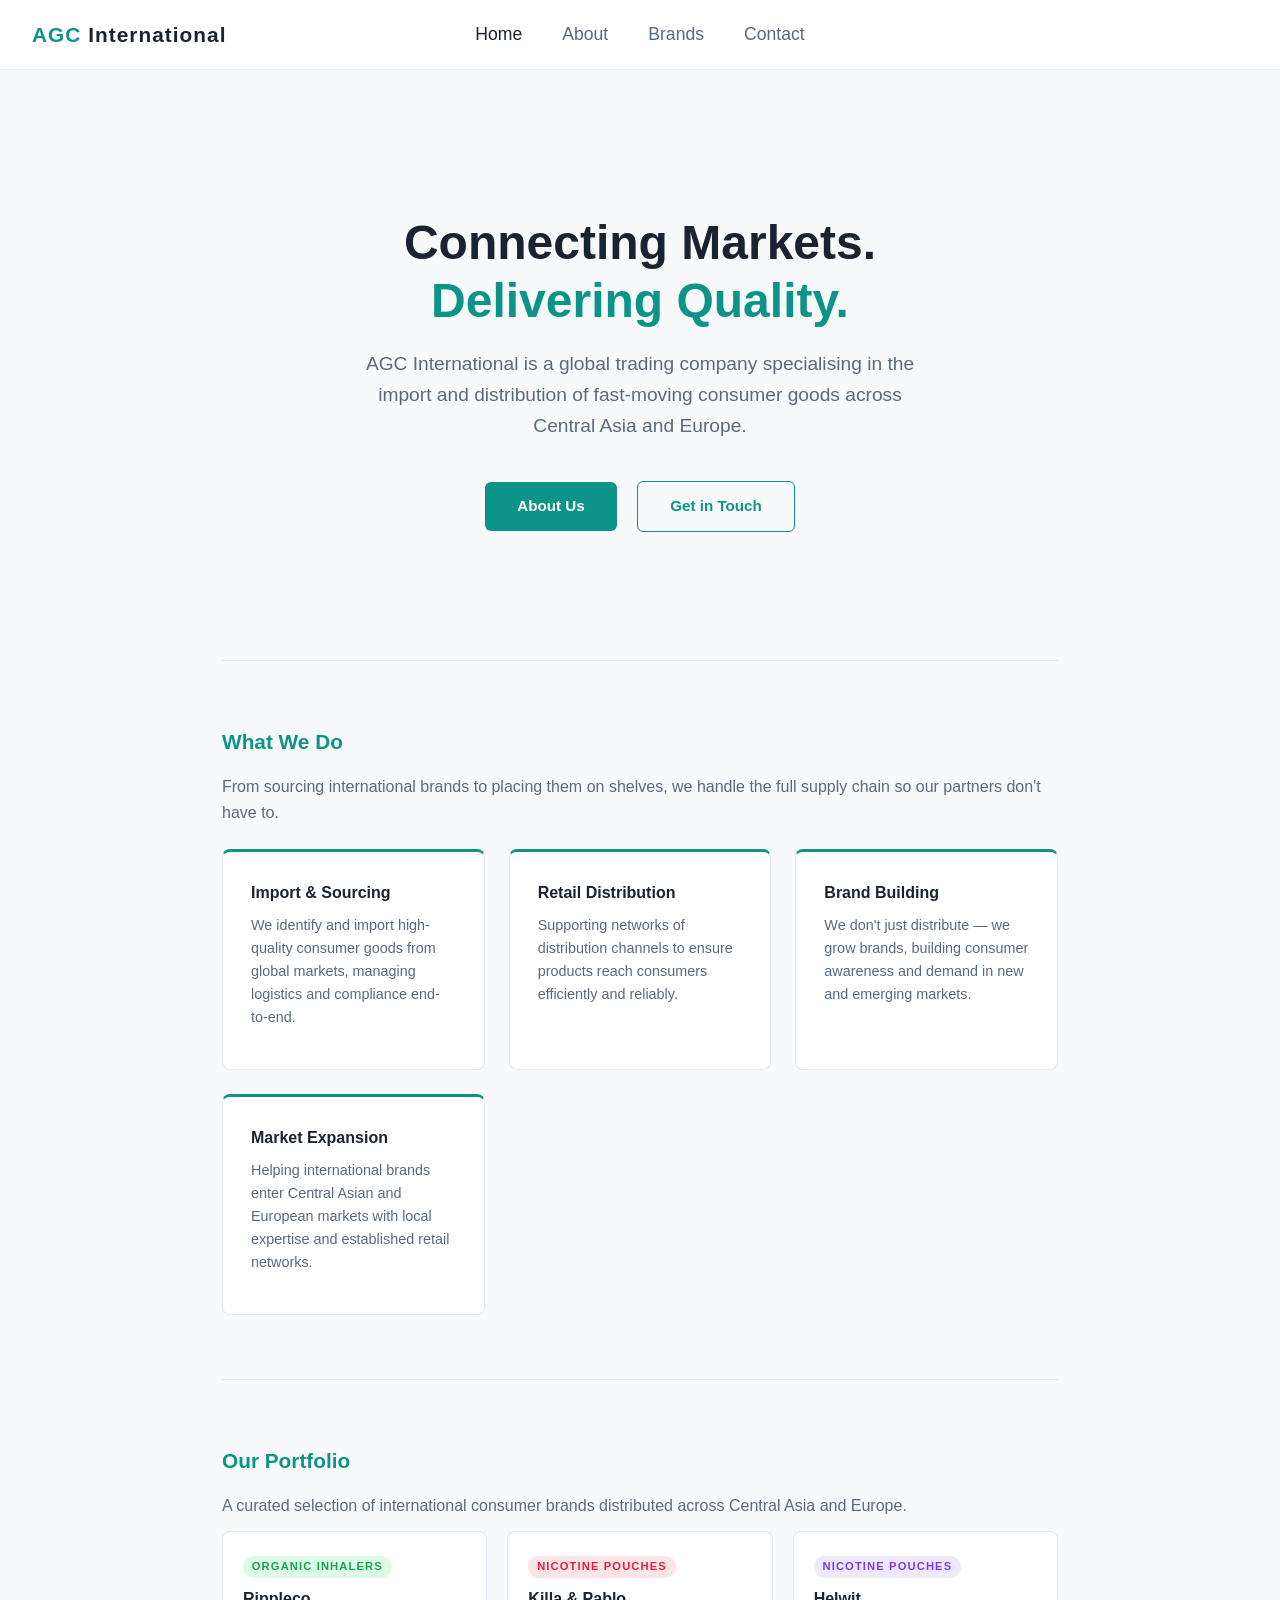
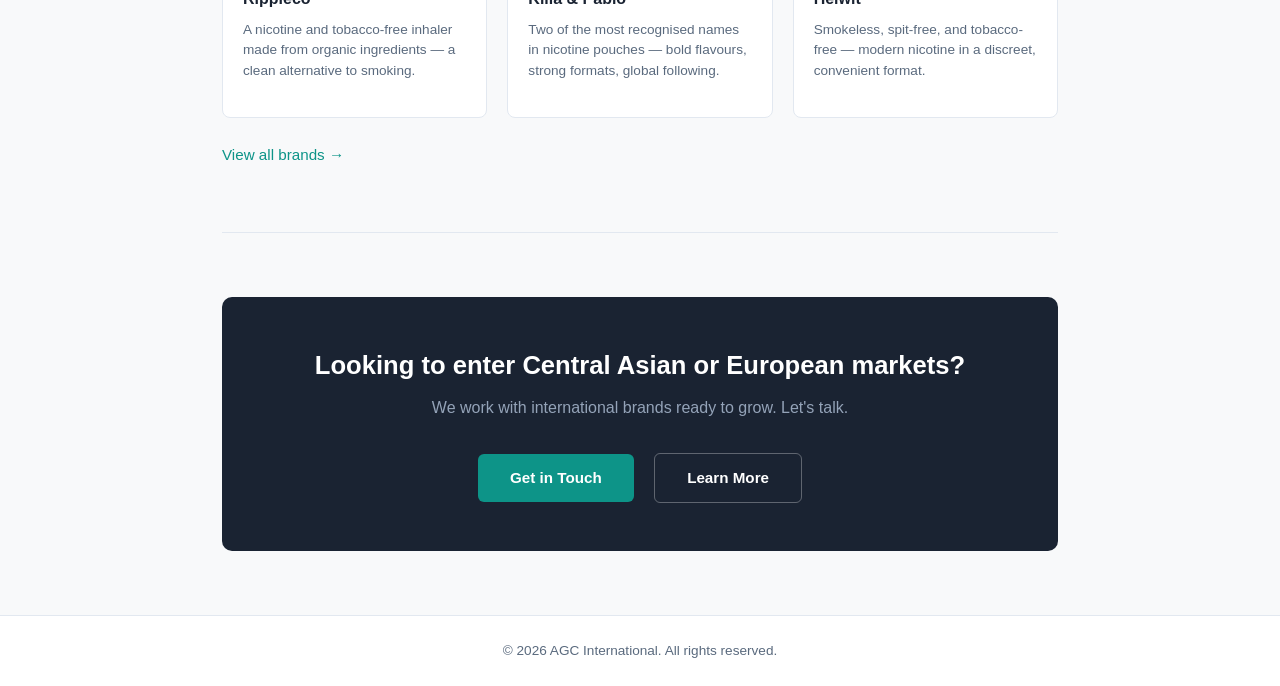
<file: index.html>
<!DOCTYPE html>
<html lang="en">
<head>
  <meta charset="UTF-8" />
  <meta name="viewport" content="width=device-width, initial-scale=1.0" />
  <title>AGC International — Home</title>
  <link rel="stylesheet" href="style.css" />
</head>
<body>

  <nav>
    <a href="index.html" class="nav-logo"><span>AGC</span> International</a>
    <button class="nav-burger" id="burger" aria-label="Toggle menu"><span></span><span></span><span></span></button>
    <ul class="nav-links" id="nav-links">
      <li><a href="index.html" class="active">Home</a></li>
      <li><a href="about.html">About</a></li>
      <li><a href="brands.html">Brands</a></li>
      <li><a href="contact.html">Contact</a></li>
    </ul>
  </nav>

  <main>

    <!-- Hero -->
    <section class="hero">
      <h1>Connecting Markets.<br /><span>Delivering Quality.</span></h1>
      <p>
        AGC International is a global trading company specialising in the import
        and distribution of fast-moving consumer goods across Central Asia and Europe.
      </p>
      <a href="about.html" class="btn">About Us</a>
      <a href="contact.html" class="btn btn-outline">Get in Touch</a>
    </section>

    <hr class="section-divider" />

    <!-- What We Do -->
    <div class="about-section">
      <h2>What We Do</h2>
      <p>From sourcing international brands to placing them on shelves, we handle the full supply chain so our partners don't have to.</p>
      <div class="pillars">
        <div class="pillar-card">
          <h3>Import &amp; Sourcing</h3>
          <p>We identify and import high-quality consumer goods from global markets, managing logistics and compliance end-to-end.</p>
        </div>
        <div class="pillar-card">
          <h3>Retail Distribution</h3>
          <p>Supporting networks of distribution channels to ensure products reach consumers efficiently and reliably.</p>
        </div>
        <div class="pillar-card">
          <h3>Brand Building</h3>
          <p>We don't just distribute — we grow brands, building consumer awareness and demand in new and emerging markets.</p>
        </div>
        <div class="pillar-card">
          <h3>Market Expansion</h3>
          <p>Helping international brands enter Central Asian and European markets with local expertise and established retail networks.</p>
        </div>
      </div>
    </div>

    <hr class="section-divider" />

    <!-- Our Brands -->
    <div class="about-section">
      <h2>Our Portfolio</h2>
      <p>A curated selection of international consumer brands distributed across Central Asia and Europe.</p>
      <div class="brand-teaser-grid">
        <div class="brand-teaser-card">
          <span class="brand-teaser-tag" style="color:#16A34A; background:#DCFCE7;">Organic Inhalers</span>
          <h3>Rippleco</h3>
          <p>A nicotine and tobacco-free inhaler made from organic ingredients — a clean alternative to smoking.</p>
        </div>
        <div class="brand-teaser-card">
          <span class="brand-teaser-tag" style="color:#E11D48; background:#FFE4E6;">Nicotine Pouches</span>
          <h3>Killa &amp; Pablo</h3>
          <p>Two of the most recognised names in nicotine pouches — bold flavours, strong formats, global following.</p>
        </div>
        <div class="brand-teaser-card">
          <span class="brand-teaser-tag" style="color:#7C3AED; background:#EDE9FE;">Nicotine Pouches</span>
          <h3>Helwit</h3>
          <p>Smokeless, spit-free, and tobacco-free — modern nicotine in a discreet, convenient format.</p>
        </div>
      </div>
      <a href="brands.html" class="brands-link">View all brands &rarr;</a>
    </div>

    <hr class="section-divider" />

    <!-- CTA Strip -->
    <section class="cta-strip">
      <h2>Looking to enter Central Asian or European markets?</h2>
      <p>We work with international brands ready to grow. Let's talk.</p>
      <a href="contact.html" class="btn">Get in Touch</a>
      <a href="about.html" class="btn btn-outline">Learn More</a>
    </section>

  </main>

  <footer>
    <p>&copy; 2026 AGC International. All rights reserved.</p>
  </footer>

  <script src="main.js"></script>
</body>
</html>
</file>
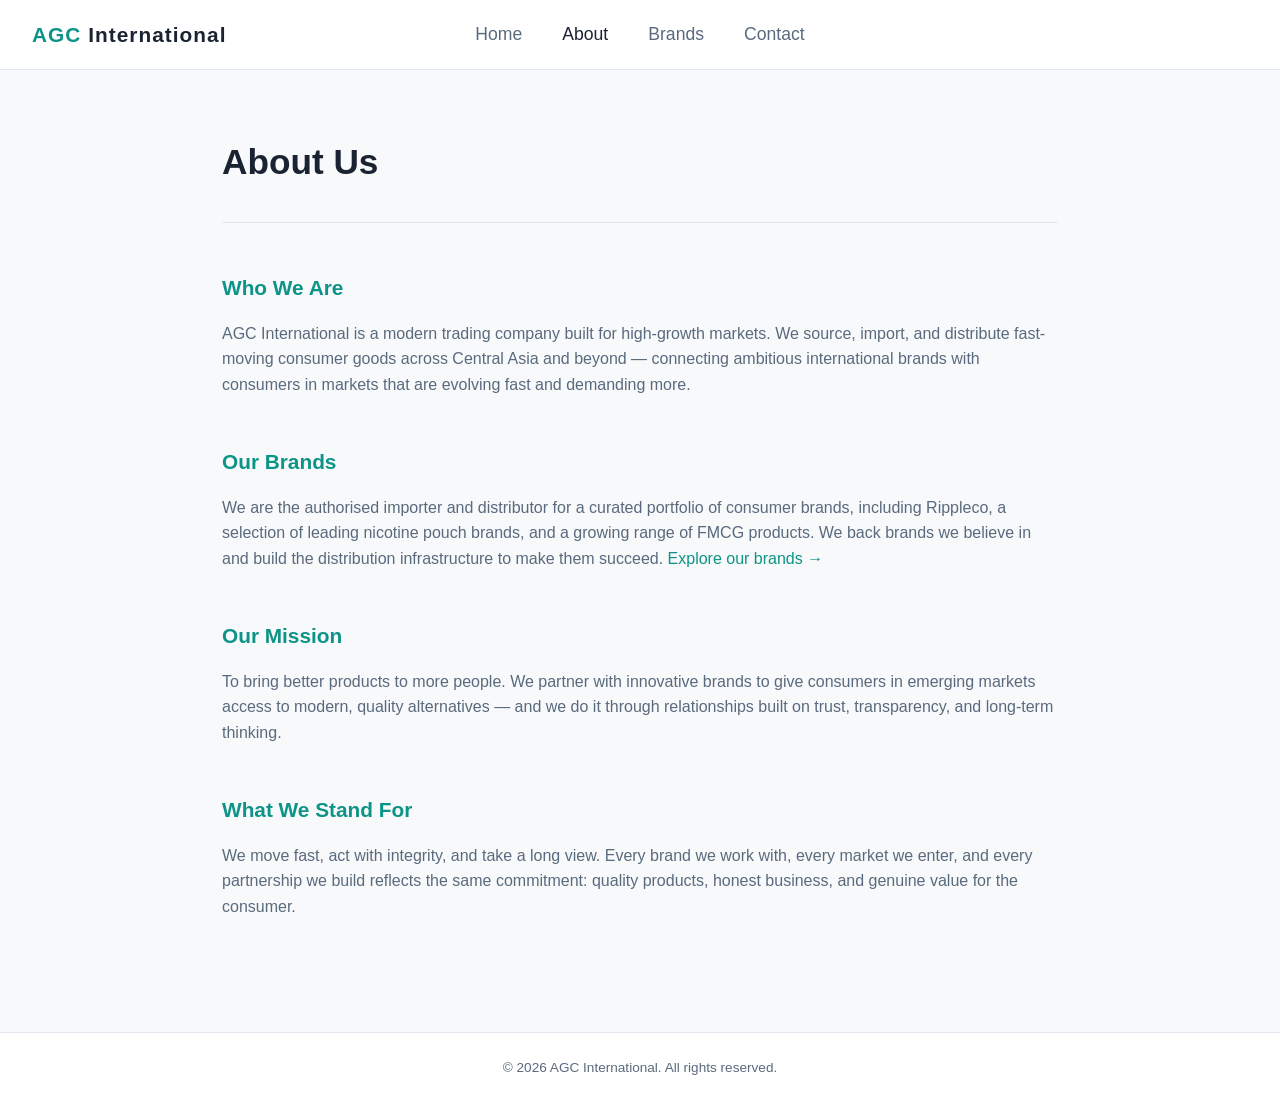
<file: about.html>
<!DOCTYPE html>
<html lang="en">
<head>
  <meta charset="UTF-8" />
  <meta name="viewport" content="width=device-width, initial-scale=1.0" />
  <title>AGC International — About</title>
  <link rel="stylesheet" href="style.css" />
</head>
<body>

  <nav>
    <a href="index.html" class="nav-logo"><span>AGC</span> International</a>
    <button class="nav-burger" id="burger" aria-label="Toggle menu"><span></span><span></span><span></span></button>
    <ul class="nav-links" id="nav-links">
      <li><a href="index.html">Home</a></li>
      <li><a href="about.html" class="active">About</a></li>
      <li><a href="brands.html">Brands</a></li>
      <li><a href="contact.html">Contact</a></li>
    </ul>
  </nav>

  <main>
    <div class="page-header">
      <h1>About Us</h1>
    </div>

    <div class="about-section">
      <h2>Who We Are</h2>
      <p>
        AGC International is a modern trading company built for high-growth markets. We source, import,
        and distribute fast-moving consumer goods across Central Asia and beyond — connecting ambitious
        international brands with consumers in markets that are evolving fast and demanding more.
      </p>
    </div>

    <div class="about-section">
      <h2>Our Brands</h2>
      <p>
        We are the authorised importer and distributor for a curated portfolio of consumer brands,
        including Rippleco, a selection of leading nicotine pouch brands, and a growing range of
        FMCG products. We back brands we believe in and build the distribution infrastructure to
        make them succeed. <a href="brands.html">Explore our brands &rarr;</a>
      </p>
    </div>

    <div class="about-section">
      <h2>Our Mission</h2>
      <p>
        To bring better products to more people. We partner with innovative brands to give consumers
        in emerging markets access to modern, quality alternatives — and we do it through relationships
        built on trust, transparency, and long-term thinking.
      </p>
    </div>

    <div class="about-section">
      <h2>What We Stand For</h2>
      <p>
        We move fast, act with integrity, and take a long view. Every brand we work with, every market
        we enter, and every partnership we build reflects the same commitment: quality products, honest
        business, and genuine value for the consumer.
      </p>
    </div>

  </main>

  <footer>
    <p>&copy; 2026 AGC International. All rights reserved.</p>
  </footer>

  <script src="main.js"></script>
</body>
</html>
</file>
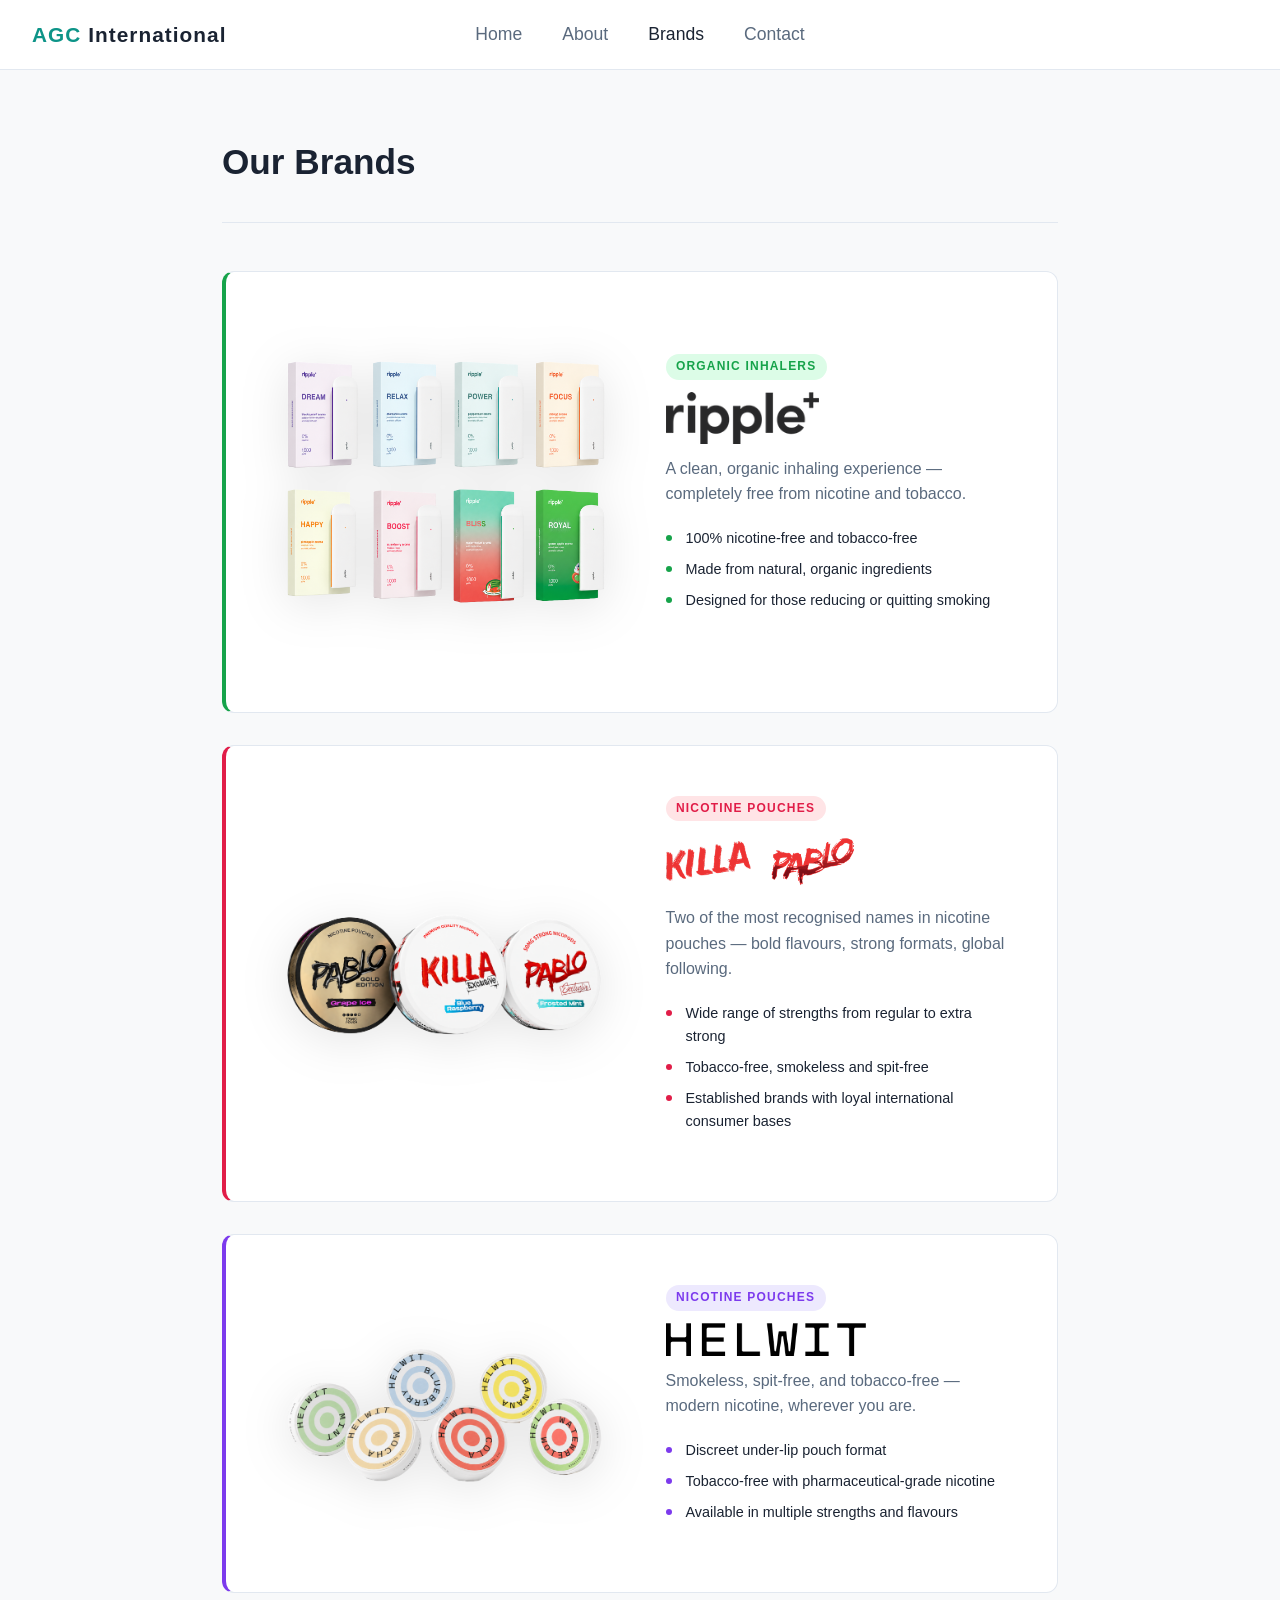
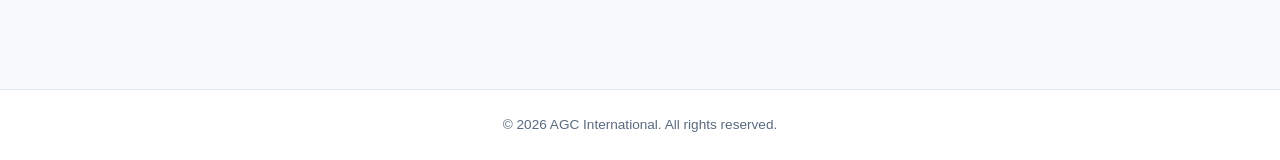
<file: brands.html>
<!DOCTYPE html>
<html lang="en">
<head>
  <meta charset="UTF-8" />
  <meta name="viewport" content="width=device-width, initial-scale=1.0" />
  <title>AGC International — Brands</title>
  <link rel="stylesheet" href="style.css" />
</head>
<body>

  <nav>
    <a href="index.html" class="nav-logo"><span>AGC</span> International</a>
    <button class="nav-burger" id="burger" aria-label="Toggle menu"><span></span><span></span><span></span></button>
    <ul class="nav-links" id="nav-links">
      <li><a href="index.html">Home</a></li>
      <li><a href="about.html">About</a></li>
      <li><a href="brands.html" class="active">Brands</a></li>
      <li><a href="contact.html">Contact</a></li>
    </ul>
  </nav>

  <main>
    <div class="page-header">
      <h1>Our Brands</h1>
    </div>

    <!-- Rippleco -->
    <div class="brand-block" style="--brand-accent: #16A34A; --brand-accent-light: #DCFCE7;">
      <div class="brand-image-wrap">
        <img src="images/ripple_collection(2).png" alt="Rippleco Inhaler Collection" class="brand-image brand-image--large float" />
      </div>
      <div class="brand-content">
        <div class="brand-eyebrow">Organic Inhalers</div>
        <img src="images/ripple_logo-01_180x.png" alt="Rippleco" class="brand-logo" />
        <p class="brand-headline">A clean, organic inhaling experience — completely free from nicotine and tobacco.</p>
        <ul class="brand-points">
          <li>100% nicotine-free and tobacco-free</li>
          <li>Made from natural, organic ingredients</li>
          <li>Designed for those reducing or quitting smoking</li>
        </ul>
      </div>
    </div>

    <!-- Killa / Pablo -->
    <div class="brand-block" style="--brand-accent: #E11D48; --brand-accent-light: #FFE4E6;">
      <div class="brand-image-wrap">
        <img src="images/killa_pablo_collection.png" alt="Killa and Pablo Nicotine Pouch Collection" class="brand-image float float--delay" />
      </div>
      <div class="brand-content">
        <div class="brand-eyebrow">Nicotine Pouches</div>
        <div class="brand-logo-pair">
          <img src="images/killa-logo-txt.png" alt="Killa" class="brand-logo brand-logo--pair" />
          <img src="images/pablo-logo-txt.png" alt="Pablo" class="brand-logo brand-logo--pair brand-logo--pablo" />
        </div>
        <p class="brand-headline">Two of the most recognised names in nicotine pouches — bold flavours, strong formats, global following.</p>
        <ul class="brand-points">
          <li>Wide range of strengths from regular to extra strong</li>
          <li>Tobacco-free, smokeless and spit-free</li>
          <li>Established brands with loyal international consumer bases</li>
        </ul>
      </div>
    </div>

    <!-- Helwit -->
    <div class="brand-block" style="--brand-accent: #7C3AED; --brand-accent-light: #EDE9FE;">
      <div class="brand-image-wrap">
        <img src="images/helwit_collection1.png" alt="Helwit Nicotine Pouch Collection" class="brand-image float float--delay-2" />
      </div>
      <div class="brand-content">
        <div class="brand-eyebrow">Nicotine Pouches</div>
        <img src="images/helwit_logo.webp" alt="Helwit" class="brand-logo" />
        <p class="brand-headline">Smokeless, spit-free, and tobacco-free — modern nicotine, wherever you are.</p>
        <ul class="brand-points">
          <li>Discreet under-lip pouch format</li>
          <li>Tobacco-free with pharmaceutical-grade nicotine</li>
          <li>Available in multiple strengths and flavours</li>
        </ul>
      </div>
    </div>

  </main>

  <footer>
    <p>&copy; 2026 AGC International. All rights reserved.</p>
  </footer>

  <script src="main.js"></script>
</body>
</html>
</file>
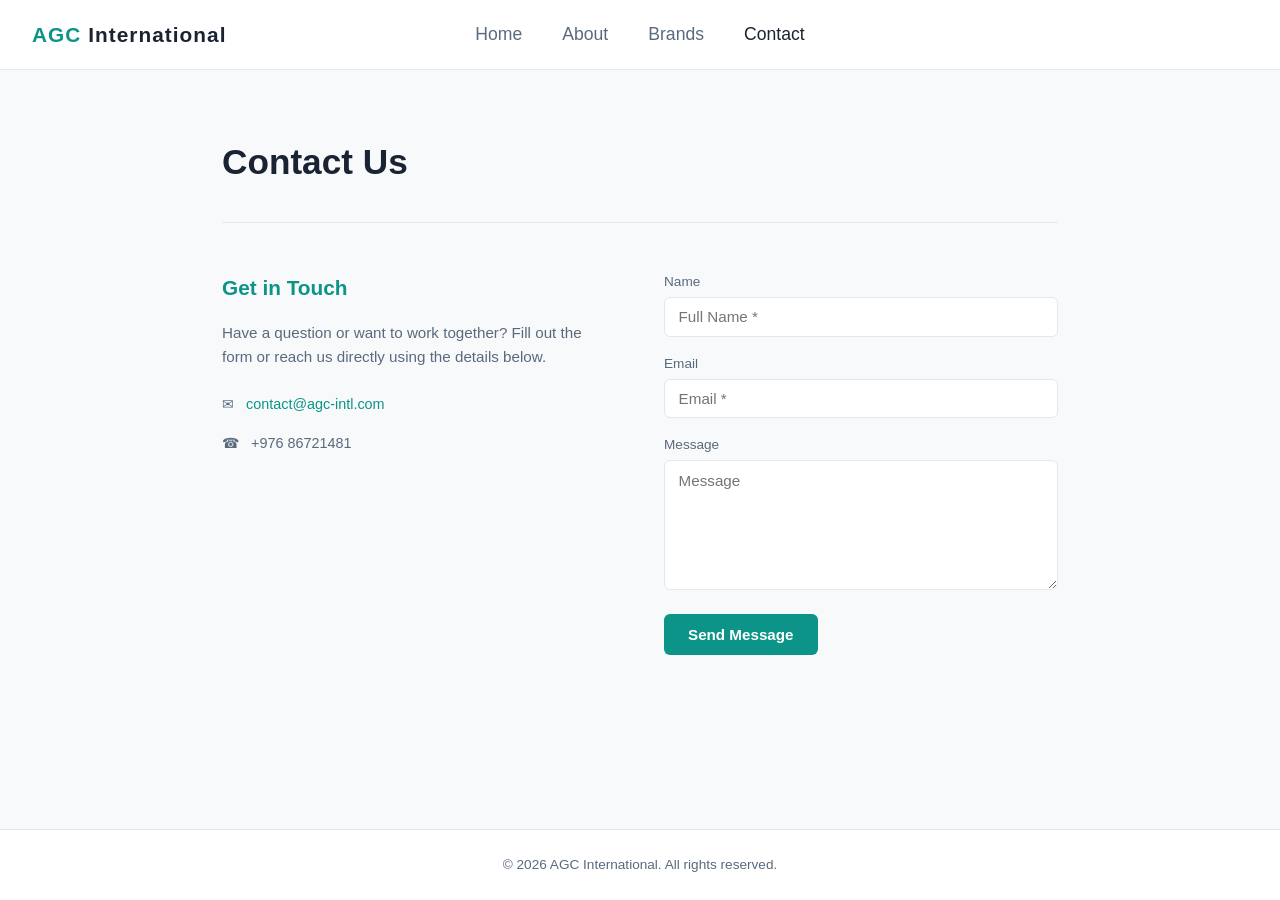
<file: contact.html>
<!DOCTYPE html>
<html lang="en">
<head>
  <meta charset="UTF-8" />
  <meta name="viewport" content="width=device-width, initial-scale=1.0" />
  <title>AGC International — Contact</title>
  <link rel="stylesheet" href="style.css" />
</head>
<body>

  <nav>
    <a href="index.html" class="nav-logo"><span>AGC</span> International</a>
    <button class="nav-burger" id="burger" aria-label="Toggle menu"><span></span><span></span><span></span></button>
    <ul class="nav-links" id="nav-links">
      <li><a href="index.html">Home</a></li>
      <li><a href="about.html">About</a></li>
      <li><a href="brands.html">Brands</a></li>
      <li><a href="contact.html" class="active">Contact</a></li>
    </ul>
  </nav>

  <main>
    <div class="page-header">
      <h1>Contact Us</h1>
    </div>

    <div class="contact-grid">
      <div class="contact-info">
        <h2>Get in Touch</h2>
        <p>
          Have a question or want to work together?
          Fill out the form or reach us directly using the details below.
        </p>

        <div class="contact-detail">
          <span>&#9993;</span>
          <a href="mailto:hello@agc.com">contact@agc-intl.com</a>
        </div>
        <div class="contact-detail">
          <span>&#9742;</span>
          <span>+976 86721481</span>
        </div>
      </div>

      <form action="https://formspree.io/f/xojbvbpq" method="POST">
        <div>
          <label for="name">Name</label>
          <input type="text" id="name" name="name" placeholder="Full Name *" required />
        </div>
        <div>
          <label for="email">Email</label>
          <input type="email" id="email" name="email" placeholder="Email *" required />
        </div>
        <div>
          <label for="message">Message</label>
          <textarea id="message" name="message" placeholder="Message" required></textarea>
        </div>
        <button type="submit">Send Message</button>
      </form>
    </div>
  </main>

  <footer>
    <p>&copy; 2026 AGC International. All rights reserved.</p>
  </footer>

  <script src="main.js"></script>
</body>
</html>
</file>
<file: style.css>
* {
  margin: 0;
  padding: 0;
  box-sizing: border-box;
}

:root {
  --bg: #F8F9FA;
  --bg-secondary: #FFFFFF;
  --border: #E2E8F0;
  --text: #1A2332;
  --text-muted: #5A6A7E;
  --accent: #0D9488;
  --accent-hover: #0F766E;
}

body {
  background: var(--bg);
  color: var(--text);
  font-family: -apple-system, BlinkMacSystemFont, "Segoe UI", sans-serif;
  line-height: 1.6;
  min-height: 100vh;
  display: flex;
  flex-direction: column;
}

/* Nav */
nav {
  background: var(--bg-secondary);
  border-bottom: 1px solid var(--border);
  padding: 0 2rem;
  display: flex;
  align-items: center;
  justify-content: center;
  height: 70px;
  position: sticky;
  top: 0;
  z-index: 100;
}

.nav-logo {
  font-size: 1.3rem;
  font-weight: 700;
  color: var(--text);
  text-decoration: none;
  letter-spacing: 0.05em;
  position: absolute;
  left: 2rem;
}

.nav-logo span {
  color: var(--accent);
}

.nav-links {
  list-style: none;
  display: flex;
  gap: 2.5rem;
}

.nav-links a {
  color: var(--text-muted);
  text-decoration: none;
  font-size: 1.1rem;
  transition: color 0.2s;
}

.nav-links a:hover,
.nav-links a.active {
  color: var(--text);
}

/* Main content */
main {
  flex: 1;
  max-width: 900px;
  margin: 0 auto;
  padding: 4rem 2rem;
  width: 100%;
}

/* Hero */
.hero {
  padding: 5rem 0 4rem;
  text-align: center;
}

.hero h1 {
  font-size: 3rem;
  font-weight: 700;
  line-height: 1.2;
  margin-bottom: 1.25rem;
}

.hero h1 span {
  color: var(--accent);
}

.hero p {
  font-size: 1.2rem;
  color: var(--text-muted);
  max-width: 560px;
  margin: 0 auto 2.5rem;
}

.btn {
  display: inline-block;
  background: var(--accent);
  color: #ffffff;
  padding: 0.75rem 2rem;
  border-radius: 6px;
  text-decoration: none;
  font-weight: 600;
  font-size: 0.95rem;
  transition: background 0.2s;
}

.btn:hover {
  background: var(--accent-hover);
}

.btn-outline {
  background: transparent;
  color: var(--accent);
  border: 1px solid var(--accent);
  margin-left: 1rem;
}

.btn-outline:hover {
  background: var(--accent);
  color: #ffffff;
}

/* Cards */
.cards {
  display: grid;
  grid-template-columns: repeat(auto-fit, minmax(240px, 1fr));
  gap: 1.5rem;
  margin-top: 3rem;
}

.card {
  background: var(--bg-secondary);
  border: 1px solid var(--border);
  border-radius: 8px;
  padding: 1.75rem;
}

.card h3 {
  font-size: 1.05rem;
  margin-bottom: 0.5rem;
}

.card p {
  color: var(--text-muted);
  font-size: 0.9rem;
}

/* Page header */
.page-header {
  margin-bottom: 3rem;
  padding-bottom: 1.5rem;
  border-bottom: 1px solid var(--border);
}

.page-header h1 {
  font-size: 2.2rem;
  margin-bottom: 0.5rem;
}

.page-header p {
  color: var(--text-muted);
  font-size: 1rem;
}

/* About sections */
.about-section {
  margin-bottom: 3rem;
}

.about-section h2 {
  font-size: 1.3rem;
  margin-bottom: 1rem;
  color: var(--accent);
}

.about-section p {
  color: var(--text-muted);
  margin-bottom: 0.75rem;
}

.about-section a {
  color: var(--accent);
  text-decoration: none;
  font-weight: 500;
}

.about-section a:hover {
  text-decoration: underline;
}

.team-grid {
  display: grid;
  grid-template-columns: repeat(auto-fit, minmax(200px, 1fr));
  gap: 1.25rem;
  margin-top: 1rem;
}

.team-card {
  background: var(--bg-secondary);
  border: 1px solid var(--border);
  border-radius: 8px;
  padding: 1.5rem;
  text-align: center;
}

.team-card .avatar {
  width: 60px;
  height: 60px;
  background: var(--border);
  border-radius: 50%;
  margin: 0 auto 1rem;
  display: flex;
  align-items: center;
  justify-content: center;
  font-size: 1.4rem;
  color: var(--text-muted);
}

.team-card h3 {
  font-size: 0.95rem;
  margin-bottom: 0.25rem;
}

.team-card p {
  color: var(--text-muted);
  font-size: 0.85rem;
}

/* Contact */
.contact-grid {
  display: grid;
  grid-template-columns: 1fr 1fr;
  gap: 3rem;
}

@media (max-width: 600px) {
  .contact-grid {
    grid-template-columns: 1fr;
  }
}

.contact-info h2 {
  font-size: 1.3rem;
  margin-bottom: 1rem;
  color: var(--accent);
}

.contact-info p {
  color: var(--text-muted);
  margin-bottom: 1.5rem;
  font-size: 0.95rem;
}

.contact-detail {
  display: flex;
  align-items: center;
  gap: 0.75rem;
  margin-bottom: 1rem;
  color: var(--text-muted);
  font-size: 0.9rem;
}

.contact-detail a {
  color: var(--accent);
  text-decoration: none;
}

.contact-detail a:hover {
  text-decoration: underline;
}

/* Form */
form {
  display: flex;
  flex-direction: column;
  gap: 1rem;
}

form label {
  font-size: 0.85rem;
  color: var(--text-muted);
  margin-bottom: 0.25rem;
  display: block;
}

form input,
form textarea {
  width: 100%;
  background: var(--bg-secondary);
  border: 1px solid var(--border);
  border-radius: 6px;
  padding: 0.65rem 0.85rem;
  color: var(--text);
  font-size: 0.95rem;
  font-family: inherit;
  transition: border-color 0.2s;
}

form input:focus,
form textarea:focus {
  outline: none;
  border-color: var(--accent);
}

form textarea {
  resize: vertical;
  min-height: 130px;
}

form button {
  background: var(--accent);
  color: #ffffff;
  border: none;
  padding: 0.75rem 1.5rem;
  border-radius: 6px;
  font-weight: 600;
  font-size: 0.95rem;
  cursor: pointer;
  transition: background 0.2s;
  align-self: flex-start;
}

form button:hover {
  background: var(--accent-hover);
}

/* Footer */
footer {
  background: var(--bg-secondary);
  border-top: 1px solid var(--border);
  text-align: center;
  padding: 1.5rem 2rem;
  color: var(--text-muted);
  font-size: 0.85rem;
}

/* Section layout */
.section-divider {
  border: none;
  border-top: 1px solid var(--border);
  margin: 4rem 0;
}

/* Pillars */
.pillars {
  display: grid;
  grid-template-columns: repeat(auto-fit, minmax(210px, 1fr));
  gap: 1.5rem;
  margin-top: 1.5rem;
}

.pillar-card {
  background: var(--bg-secondary);
  border: 1px solid var(--border);
  border-top: 3px solid var(--accent);
  border-radius: 8px;
  padding: 1.75rem;
}

.pillar-card h3 {
  font-size: 1rem;
  font-weight: 700;
  margin-bottom: 0.5rem;
}

.pillar-card p {
  color: var(--text-muted);
  font-size: 0.9rem;
  line-height: 1.6;
}

/* Brand teaser grid */
.brand-teaser-grid {
  display: grid;
  grid-template-columns: repeat(auto-fit, minmax(200px, 1fr));
  gap: 1.25rem;
  margin-bottom: 1.5rem;
}

.brand-teaser-card {
  background: var(--bg-secondary);
  border: 1px solid var(--border);
  border-radius: 8px;
  padding: 1.5rem 1.25rem;
  display: flex;
  flex-direction: column;
  gap: 0.5rem;
}

.brand-teaser-tag {
  font-size: 0.7rem;
  font-weight: 600;
  letter-spacing: 0.1em;
  text-transform: uppercase;
  display: inline-block;
  padding: 0.15rem 0.55rem;
  border-radius: 999px;
  width: fit-content;
}

.brand-teaser-card h3 {
  font-size: 1rem;
  font-weight: 700;
}

.brand-teaser-card p {
  color: var(--text-muted);
  font-size: 0.85rem;
  line-height: 1.5;
}

.brands-link {
  display: inline-flex;
  align-items: center;
  gap: 0.4rem;
  color: var(--accent);
  font-weight: 600;
  font-size: 0.95rem;
  text-decoration: none;
}

.brands-link:hover {
  text-decoration: underline;
}

/* Stats bar */
.stats-bar {
  display: grid;
  grid-template-columns: repeat(auto-fit, minmax(160px, 1fr));
  gap: 1px;
  background: var(--border);
  border: 1px solid var(--border);
  border-radius: 8px;
  overflow: hidden;
}

.stat-item {
  background: var(--bg-secondary);
  padding: 2rem 1.5rem;
  text-align: center;
}

.stat-number {
  font-size: 2rem;
  font-weight: 700;
  color: var(--accent);
  line-height: 1;
  margin-bottom: 0.4rem;
}

.stat-label {
  font-size: 0.85rem;
  color: var(--text-muted);
}

/* CTA strip */
.cta-strip {
  background: var(--text);
  border-radius: 10px;
  padding: 3rem 2.5rem;
  text-align: center;
}

.cta-strip h2 {
  font-size: 1.6rem;
  font-weight: 700;
  color: #ffffff;
  margin-bottom: 0.6rem;
}

.cta-strip p {
  color: #94A3B8;
  font-size: 1rem;
  margin-bottom: 2rem;
}

.cta-strip .btn {
  background: var(--accent);
  color: #ffffff;
}

.cta-strip .btn:hover {
  background: var(--accent-hover);
}

.cta-strip .btn-outline {
  background: transparent;
  color: #ffffff;
  border-color: rgba(255,255,255,0.3);
  margin-left: 1rem;
}

.cta-strip .btn-outline:hover {
  background: rgba(255,255,255,0.1);
}

/* Brand blocks */
.brand-block {
  background: var(--bg-secondary);
  border: 1px solid var(--border);
  border-radius: 12px;
  padding: 3rem;
  margin-bottom: 2rem;
  display: grid;
  grid-template-columns: 1fr 1fr;
  gap: 3rem;
  align-items: center;
  border-left: 4px solid var(--brand-accent, var(--accent));
}


.brand-image-wrap {
  display: flex;
  justify-content: center;
  align-items: center;
}

.brand-image {
  max-width: 100%;
  max-height: 280px;
  object-fit: contain;
  border-radius: 8px;
  filter: drop-shadow(0 8px 24px rgba(0,0,0,0.10));
}

.brand-image--large {
  max-height: 360px;
}

.brand-image-wrap--placeholder {
  background: var(--bg);
  border: 2px dashed var(--border);
  border-radius: 12px;
  min-height: 220px;
}

.brand-image-placeholder {
  font-size: 3rem;
  color: var(--border);
  display: flex;
  align-items: center;
  justify-content: center;
  height: 100%;
  min-height: 220px;
}

.brand-logo {
  max-height: 52px;
  max-width: 200px;
  object-fit: contain;
  margin-bottom: 0.75rem;
  display: block;
}

.brand-logo-pair {
  display: flex;
  align-items: center;
  gap: 1.25rem;
  margin-bottom: 1rem;
}

.brand-logo--pair {
  max-height: 40px;
  max-width: 130px;
  margin-bottom: 0;
}

.brand-logo--pablo {
  max-height: 56px;
  max-width: 160px;
}

.brand-eyebrow {
  font-size: 0.75rem;
  font-weight: 600;
  letter-spacing: 0.1em;
  text-transform: uppercase;
  color: var(--brand-accent, var(--accent));
  background: var(--brand-accent-light, #CCFBF1);
  display: inline-block;
  padding: 0.2rem 0.65rem;
  border-radius: 999px;
  margin-bottom: 0.75rem;
}

.brand-name {
  font-size: 2rem;
  font-weight: 700;
  color: var(--text);
  margin-bottom: 0.75rem;
}

.brand-headline {
  font-size: 1rem;
  color: var(--text-muted);
  margin-bottom: 1.25rem;
  line-height: 1.6;
}

.brand-points {
  list-style: none;
  display: flex;
  flex-direction: column;
  gap: 0.5rem;
  margin-bottom: 1.25rem;
}

.brand-points li {
  font-size: 0.9rem;
  color: var(--text);
  padding-left: 1.25rem;
  position: relative;
}

.brand-points li::before {
  content: '';
  position: absolute;
  left: 0;
  top: 0.55em;
  width: 6px;
  height: 6px;
  border-radius: 50%;
  background: var(--brand-accent, var(--accent));
}

.brand-cta-text {
  font-size: 0.9rem;
  color: var(--text-muted);
}

.brand-cta-text a {
  color: var(--accent);
  text-decoration: none;
  font-weight: 500;
}

.brand-cta-text a:hover {
  text-decoration: underline;
}

/* Float animation */
@keyframes float {
  0%, 100% { transform: translateY(0); }
  50%       { transform: translateY(-10px); }
}

.float {
  animation: float 4s ease-in-out infinite;
}

.float--delay {
  animation-delay: 1s;
}

.float--delay-2 {
  animation-delay: 2s;
}

@media (max-width: 720px) {
  .brand-block {
    grid-template-columns: 1fr;
    padding: 2rem;
  }

  .brand-block--reverse {
    direction: ltr;
  }
}

/* Burger button — hidden on desktop */
.nav-burger {
  display: none;
}

.nav-burger span {
  display: block;
  width: 24px;
  height: 2px;
  background: var(--text);
  border-radius: 2px;
  transition: transform 0.25s, opacity 0.25s;
}

.burger-open span:nth-child(1) { transform: translateY(7px) rotate(45deg); }
.burger-open span:nth-child(2) { opacity: 0; }
.burger-open span:nth-child(3) { transform: translateY(-7px) rotate(-45deg); }

/* Responsive */
@media (max-width: 768px) {
  .hero h1 {
    font-size: 2.1rem;
  }

  .btn-outline {
    margin-left: 0;
    margin-top: 0.75rem;
  }

  nav {
    justify-content: space-between;
    padding: 0 1.25rem;
    height: auto;
    min-height: 60px;
    flex-wrap: wrap;
    align-items: center;
  }

  .nav-logo {
    position: static;
    padding: 1rem 0;
    flex: 1;
  }

  .nav-burger {
    display: flex;
    flex-direction: column;
    justify-content: center;
    gap: 5px;
    background: none;
    border: none;
    cursor: pointer;
    padding: 0.5rem;
  }

  .nav-links {
    display: none;
    flex-direction: column;
    width: 100%;
    gap: 0;
    padding-bottom: 0.75rem;
  }

  .nav-links.nav-open {
    display: flex;
  }

  .nav-links a {
    display: block;
    padding: 0.75rem 0;
    font-size: 1rem;
    border-bottom: 1px solid var(--border);
    color: var(--text-muted);
  }

  .nav-links li:last-child a {
    border-bottom: none;
  }
}
</file>
